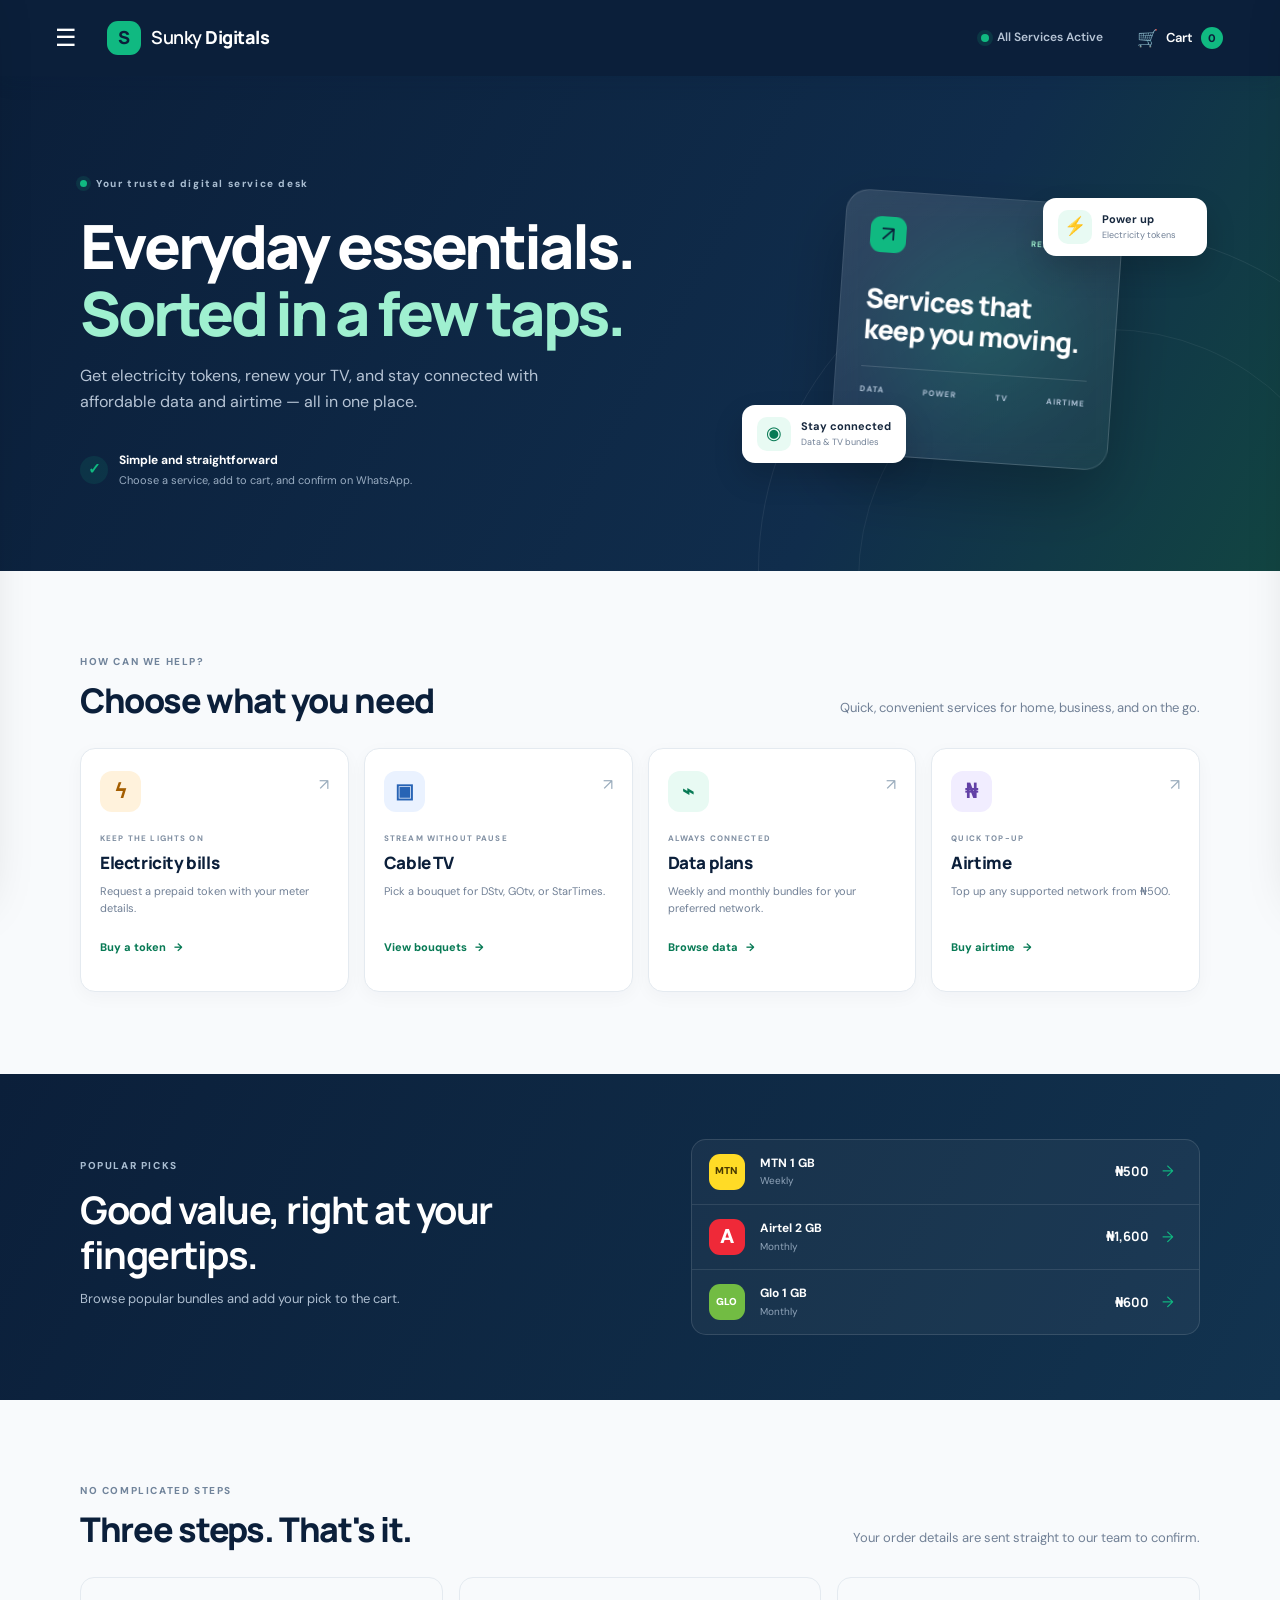
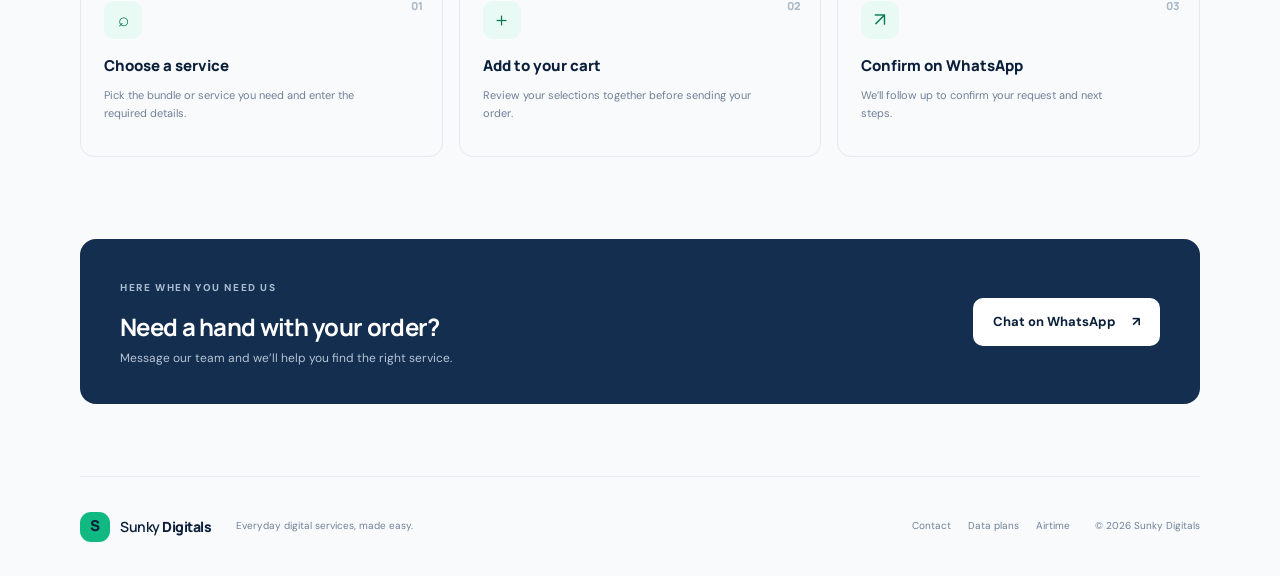
<file: index.html>
<!doctype html>
<html lang="en">
<head>
  <meta charset="utf-8">
  <meta name="viewport" content="width=device-width, initial-scale=1">
  <meta name="theme-color" content="#0b1f3a">
  <meta name="description" content="Fast data, airtime, electricity tokens, and cable renewals from Sunky Digitals.">
  <title>Sunky Digitals | Everyday services, made easy</title>
  <link rel="stylesheet" href="style.css">
  <script src="script.js" defer></script>
</head>
<body>
  <header class="site-header">
    <div class="header-inner">
      <button class="icon-button menu-toggle" type="button" aria-label="Open navigation" aria-expanded="false" data-open-nav>☰</button>
      <a class="brand" href="index.html" aria-label="Sunky Digitals home"><span class="brand-mark">S</span><span>Sunky <b>Digitals</b></span></a>
      <div class="header-actions">
        <span class="live-status"><i></i> All Services Active</span>
        <button class="cart-trigger" type="button" aria-label="Open shopping cart" data-open-cart>🛒 <span class="cart-label">Cart</span><span class="cart-count" data-cart-count>0</span></button>
      </div>
    </div>
  </header>
  <main>
    <section class="hero">
      <div class="hero-content">
        <span class="eyebrow"><span class="status-dot"></span> Your trusted digital service desk</span>
        <h1>Everyday essentials.<br><span>Sorted in a few taps.</span></h1>
        <p>Get electricity tokens, renew your TV, and stay connected with affordable data and airtime — all in one place.</p>
        <div class="hero-proof"><span class="proof-icon">✓</span><span><b>Simple and straightforward</b><small>Choose a service, add to cart, and confirm on WhatsApp.</small></span></div>
      </div>
      <div class="hero-art" aria-label="Digital services at a glance">
        <div class="art-glow"></div><div class="art-card art-card-main"><div class="art-top"><span class="art-symbol">↗</span><span class="art-live">READY TO GO</span></div><p>Services that<br>keep you moving.</p><div class="art-rule"></div><div class="art-mini"><span>DATA</span><span>POWER</span><span>TV</span><span>AIRTIME</span></div></div>
        <div class="floating-note note-top"><span>⚡</span><div><b>Power up</b><small>Electricity tokens</small></div></div><div class="floating-note note-bottom"><span>◉</span><div><b>Stay connected</b><small>Data &amp; TV bundles</small></div></div>
      </div>
    </section>
    <section class="section section-services">
      <div class="section-heading"><div><span class="eyebrow">HOW CAN WE HELP?</span><h2>Choose what you need</h2></div><p>Quick, convenient services for home, business, and on the go.</p></div>
      <div class="service-grid">
        <a class="service-card service-power" href="electricity.html"><span class="service-icon">ϟ</span><span class="card-arrow">↗</span><span class="service-kicker">KEEP THE LIGHTS ON</span><h3>Electricity bills</h3><p>Request a prepaid token with your meter details.</p><span class="text-link">Buy a token <b>→</b></span></a>
        <a class="service-card service-tv" href="cable.html"><span class="service-icon">▣</span><span class="card-arrow">↗</span><span class="service-kicker">STREAM WITHOUT PAUSE</span><h3>Cable TV</h3><p>Pick a bouquet for DStv, GOtv, or StarTimes.</p><span class="text-link">View bouquets <b>→</b></span></a>
        <a class="service-card service-data" href="data.html"><span class="service-icon">⌁</span><span class="card-arrow">↗</span><span class="service-kicker">ALWAYS CONNECTED</span><h3>Data plans</h3><p>Weekly and monthly bundles for your preferred network.</p><span class="text-link">Browse data <b>→</b></span></a>
        <a class="service-card service-airtime" href="airtime.html"><span class="service-icon">₦</span><span class="card-arrow">↗</span><span class="service-kicker">QUICK TOP-UP</span><h3>Airtime</h3><p>Top up any supported network from ₦500.</p><span class="text-link">Buy airtime <b>→</b></span></a>
      </div>
    </section>
    <section class="rate-section">
      <div class="rate-inner"><div><span class="eyebrow eyebrow-light">POPULAR PICKS</span><h2>Good value, right at your fingertips.</h2><p>Browse popular bundles and add your pick to the cart.</p></div><div class="rate-list"><a href="data.html" class="rate-row"><span class="rate-logo mtn">MTN</span><span><b>MTN 1 GB</b><small>Weekly</small></span><strong>₦500</strong><span class="rate-arrow">→</span></a><a href="data.html" class="rate-row"><span class="rate-logo airtel">A</span><span><b>Airtel 2 GB</b><small>Monthly</small></span><strong>₦1,600</strong><span class="rate-arrow">→</span></a><a href="data.html" class="rate-row"><span class="rate-logo glo">GLO</span><span><b>Glo 1 GB</b><small>Monthly</small></span><strong>₦600</strong><span class="rate-arrow">→</span></a></div></div>
    </section>
    <section class="section how-section"><div class="section-heading"><div><span class="eyebrow">NO COMPLICATED STEPS</span><h2>Three steps. That's it.</h2></div><p>Your order details are sent straight to our team to confirm.</p></div><div class="steps-grid"><article class="step"><span class="step-number">01</span><span class="step-icon">⌕</span><h3>Choose a service</h3><p>Pick the bundle or service you need and enter the required details.</p></article><article class="step"><span class="step-number">02</span><span class="step-icon">＋</span><h3>Add to your cart</h3><p>Review your selections together before sending your order.</p></article><article class="step"><span class="step-number">03</span><span class="step-icon">↗</span><h3>Confirm on WhatsApp</h3><p>We’ll follow up to confirm your request and next steps.</p></article></div></section>
    <section class="closing-cta"><div><span class="eyebrow eyebrow-light">HERE WHEN YOU NEED US</span><h2>Need a hand with your order?</h2><p>Message our team and we’ll help you find the right service.</p></div><a class="button button-white" href="https://wa.link/rkr8tu" target="_blank" rel="noopener">Chat on WhatsApp <span>↗</span></a></section>
  </main>
  <footer class="site-footer"><a class="brand brand-footer" href="index.html"><span class="brand-mark">S</span><span>Sunky <b>Digitals</b></span></a><p>Everyday digital services, made easy.</p><nav aria-label="Footer navigation"><a href="contact.html">Contact</a><a href="data.html">Data plans</a><a href="airtime.html">Airtime</a></nav><small>© <span data-year></span> Sunky Digitals</small></footer>
</body>
</html>
</file>
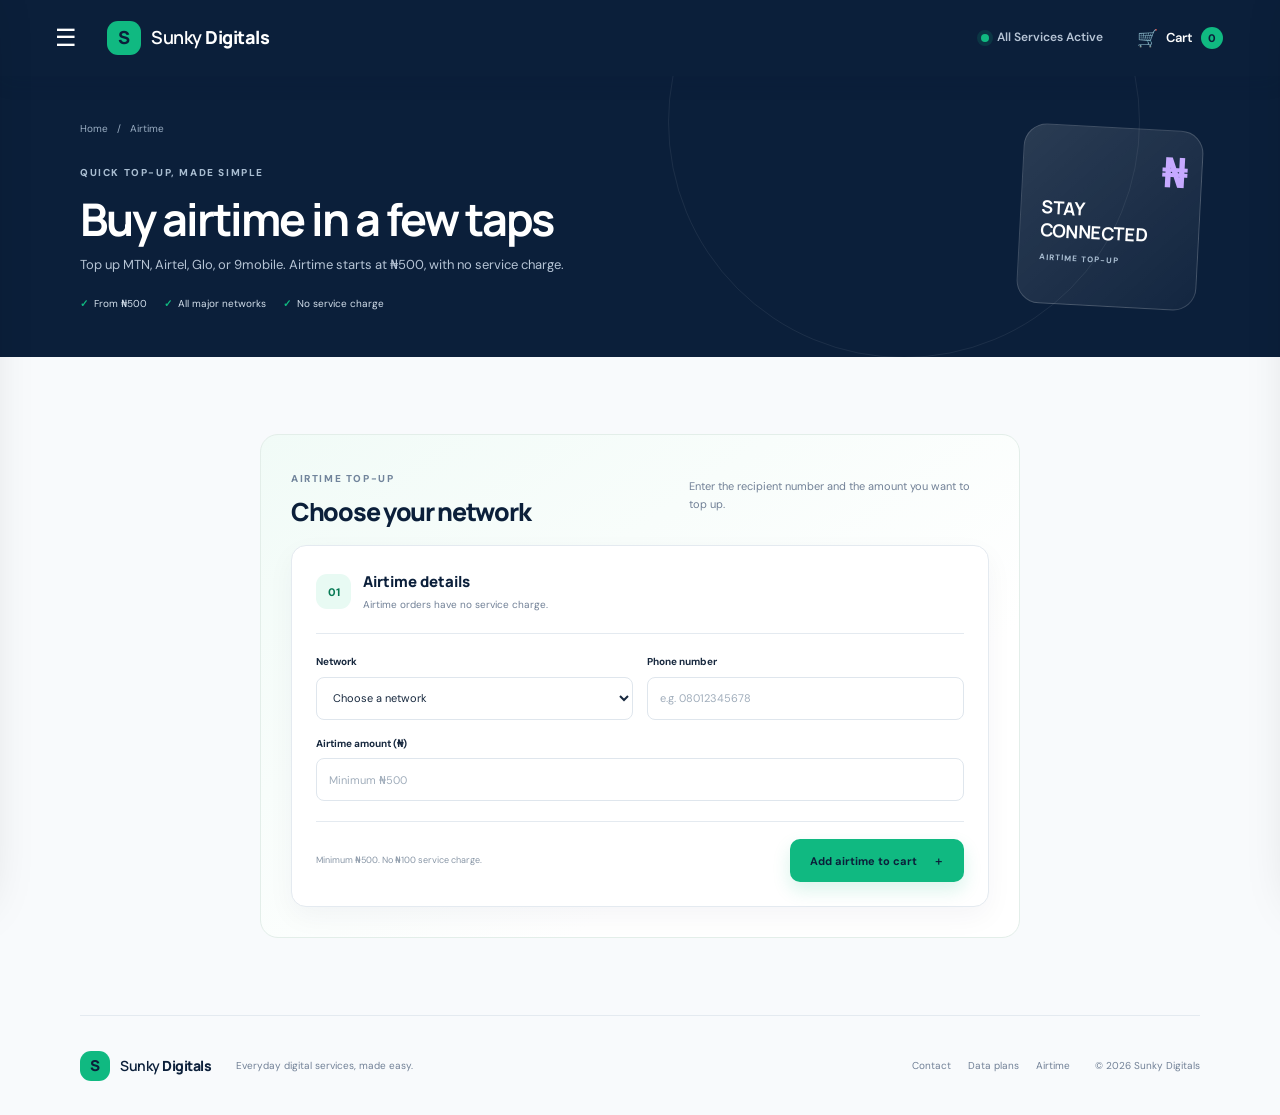
<file: airtime.html>
<!doctype html>
<html lang="en">
<head>
  <meta charset="utf-8">
  <meta name="viewport" content="width=device-width, initial-scale=1">
  <meta name="theme-color" content="#0b1f3a">
  <meta name="description" content="Top up MTN, Airtel, Glo, or 9mobile airtime from ₦500 with Sunky Digitals. No service charge.">
  <title>Airtime Top-Up | Sunky Digitals</title>
  <link rel="stylesheet" href="style.css">
  <script src="script.js" defer></script>
</head>
<body>
  <header class="site-header">
    <div class="header-inner">
      <button class="icon-button menu-toggle" type="button" aria-label="Open navigation" aria-expanded="false" data-open-nav>☰</button>
      <a class="brand" href="index.html" aria-label="Sunky Digitals home"><span class="brand-mark">S</span><span>Sunky <b>Digitals</b></span></a>
      <div class="header-actions">
        <span class="live-status"><i></i> All Services Active</span>
        <button class="cart-trigger" type="button" aria-label="Open shopping cart" data-open-cart>🛒 <span class="cart-label">Cart</span><span class="cart-count" data-cart-count>0</span></button>
      </div>
    </div>
  </header>
  <main>
    <section class="page-hero">
      <div class="page-hero-inner">
        <div class="breadcrumbs"><a href="index.html">Home</a><span>/</span><span>Airtime</span></div>
        <span class="eyebrow">QUICK TOP-UP, MADE SIMPLE</span>
        <h1>Buy airtime in a few taps</h1>
        <p>Top up MTN, Airtel, Glo, or 9mobile. Airtime starts at ₦500, with no service charge.</p>
        <div class="page-hero-tags"><span>From ₦500</span><span>All major networks</span><span>No service charge</span></div>
      </div>
      <div class="page-hero-visual airtime-visual"><span>₦</span><b>STAY<br>CONNECTED</b><small>AIRTIME TOP-UP</small></div>
    </section>
    <section class="section">
      <div class="airtime-panel">
        <div class="section-heading compact-heading">
          <div><span class="eyebrow">AIRTIME TOP-UP</span><h2 id="airtime-heading">Choose your network</h2></div>
          <p>Enter the recipient number and the amount you want to top up.</p>
        </div>
        <form class="order-form form-card" data-order-form="airtime">
          <div class="form-card-heading"><span class="form-step">01</span><div><h3>Airtime details</h3><p>Airtime orders have no service charge.</p></div></div>
          <div class="form-grid">
            <label>Network<select name="network" required><option value="">Choose a network</option><option>MTN</option><option>Airtel</option><option>Glo</option><option>9mobile</option></select></label>
            <label>Phone number<input name="phone" type="tel" inputmode="tel" autocomplete="tel" placeholder="e.g. 08012345678" pattern="(?:0[789][0-9]{9}|\+?234[789][0-9]{9})" title="Enter a valid Nigerian mobile number, e.g. 08012345678 or +2348012345678" required></label>
            <label class="full-field">Airtime amount (₦)<input name="amount" type="number" inputmode="numeric" min="500" step="1" placeholder="Minimum ₦500" required></label>
          </div>
          <div class="form-footer"><span class="form-hint">Minimum ₦500. No ₦100 service charge.</span><button class="button button-primary" type="submit">Add airtime to cart <span>＋</span></button></div>
        </form>
      </div>
    </section>
  </main>
  <footer class="site-footer">
    <a class="brand brand-footer" href="index.html"><span class="brand-mark">S</span><span>Sunky <b>Digitals</b></span></a>
    <p>Everyday digital services, made easy.</p>
    <nav aria-label="Footer navigation"><a href="contact.html">Contact</a><a href="data.html">Data plans</a><a href="airtime.html" aria-current="page">Airtime</a></nav>
    <small>© <span data-year></span> Sunky Digitals</small>
  </footer>
</body>
</html>
</file>
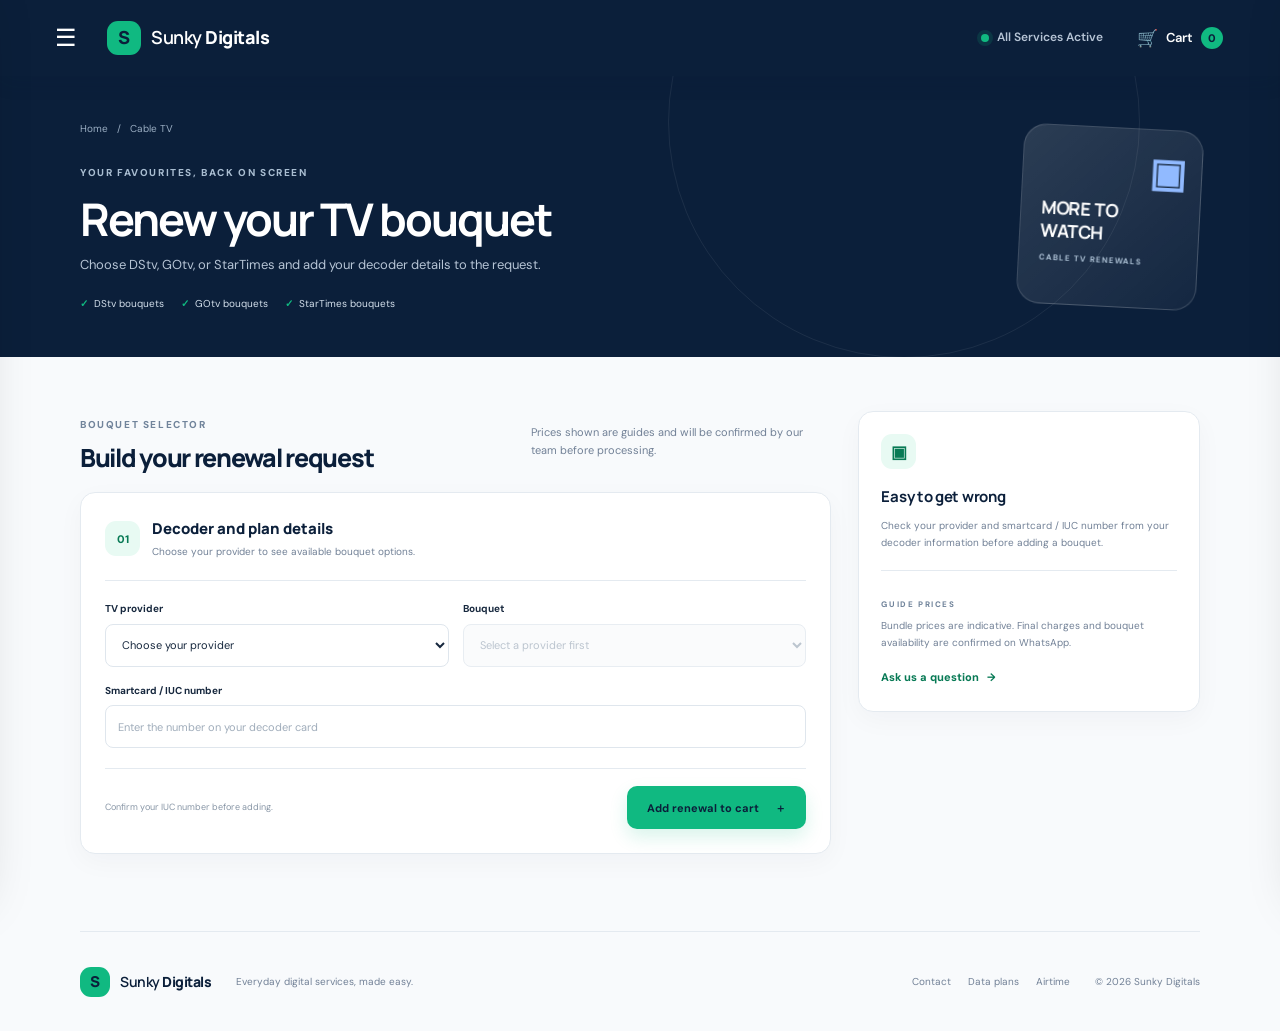
<file: cable.html>
<!doctype html>
<html lang="en">
<head><meta charset="utf-8"><meta name="viewport" content="width=device-width, initial-scale=1"><meta name="theme-color" content="#0b1f3a"><meta name="description" content="Choose a DStv, GOtv, or StarTimes bouquet with Sunky Digitals."><title>Cable TV | Sunky Digitals</title><link rel="stylesheet" href="style.css"><script src="script.js" defer></script></head>
<body>
  <header class="site-header"><div class="header-inner"><button class="icon-button menu-toggle" type="button" aria-label="Open navigation" aria-expanded="false" data-open-nav>☰</button><a class="brand" href="index.html" aria-label="Sunky Digitals home"><span class="brand-mark">S</span><span>Sunky <b>Digitals</b></span></a><div class="header-actions"><span class="live-status"><i></i> All Services Active</span><button class="cart-trigger" type="button" aria-label="Open shopping cart" data-open-cart>🛒 <span class="cart-label">Cart</span><span class="cart-count" data-cart-count>0</span></button></div></div></header>
  <main><section class="page-hero"><div class="page-hero-inner"><div class="breadcrumbs"><a href="index.html">Home</a><span>/</span><span>Cable TV</span></div><span class="eyebrow">YOUR FAVOURITES, BACK ON SCREEN</span><h1>Renew your TV bouquet</h1><p>Choose DStv, GOtv, or StarTimes and add your decoder details to the request.</p><div class="page-hero-tags"><span>DStv bouquets</span><span>GOtv bouquets</span><span>StarTimes bouquets</span></div></div><div class="page-hero-visual tv-visual"><span>▣</span><b>MORE TO<br>WATCH</b><small>CABLE TV RENEWALS</small></div></section>
    <section class="section content-layout"><div class="content-main"><div class="section-heading compact-heading"><div><span class="eyebrow">BOUQUET SELECTOR</span><h2>Build your renewal request</h2></div><p>Prices shown are guides and will be confirmed by our team before processing.</p></div><form class="order-form form-card" data-order-form="cable"><div class="form-card-heading"><span class="form-step">01</span><div><h3>Decoder and plan details</h3><p>Choose your provider to see available bouquet options.</p></div></div><div class="form-grid"><label>TV provider<select name="provider" required><option value="">Choose your provider</option><option>DStv</option><option>GOtv</option><option>StarTimes</option></select></label><label>Bouquet<select name="bouquet" required disabled><option value="">Select a provider first</option></select></label><label class="full-field">Smartcard / IUC number<input name="iuc" type="text" inputmode="numeric" placeholder="Enter the number on your decoder card" required></label></div><div class="selected-price" data-selected-price hidden></div><div class="form-footer"><span class="form-hint">Confirm your IUC number before adding.</span><button class="button button-primary" type="submit">Add renewal to cart <span>＋</span></button></div></form></div>
      <aside class="side-card"><span class="side-icon">▣</span><h3>Easy to get wrong</h3><p>Check your provider and smartcard / IUC number from your decoder information before adding a bouquet.</p><div class="side-divider"></div><span class="eyebrow">GUIDE PRICES</span><p>Bundle prices are indicative. Final charges and bouquet availability are confirmed on WhatsApp.</p><a href="contact.html" class="text-link">Ask us a question <b>→</b></a></aside></section></main>
  <footer class="site-footer"><a class="brand brand-footer" href="index.html"><span class="brand-mark">S</span><span>Sunky <b>Digitals</b></span></a><p>Everyday digital services, made easy.</p><nav aria-label="Footer navigation"><a href="contact.html">Contact</a><a href="data.html">Data plans</a><a href="airtime.html">Airtime</a></nav><small>© <span data-year></span> Sunky Digitals</small></footer>
</body></html>
</file>
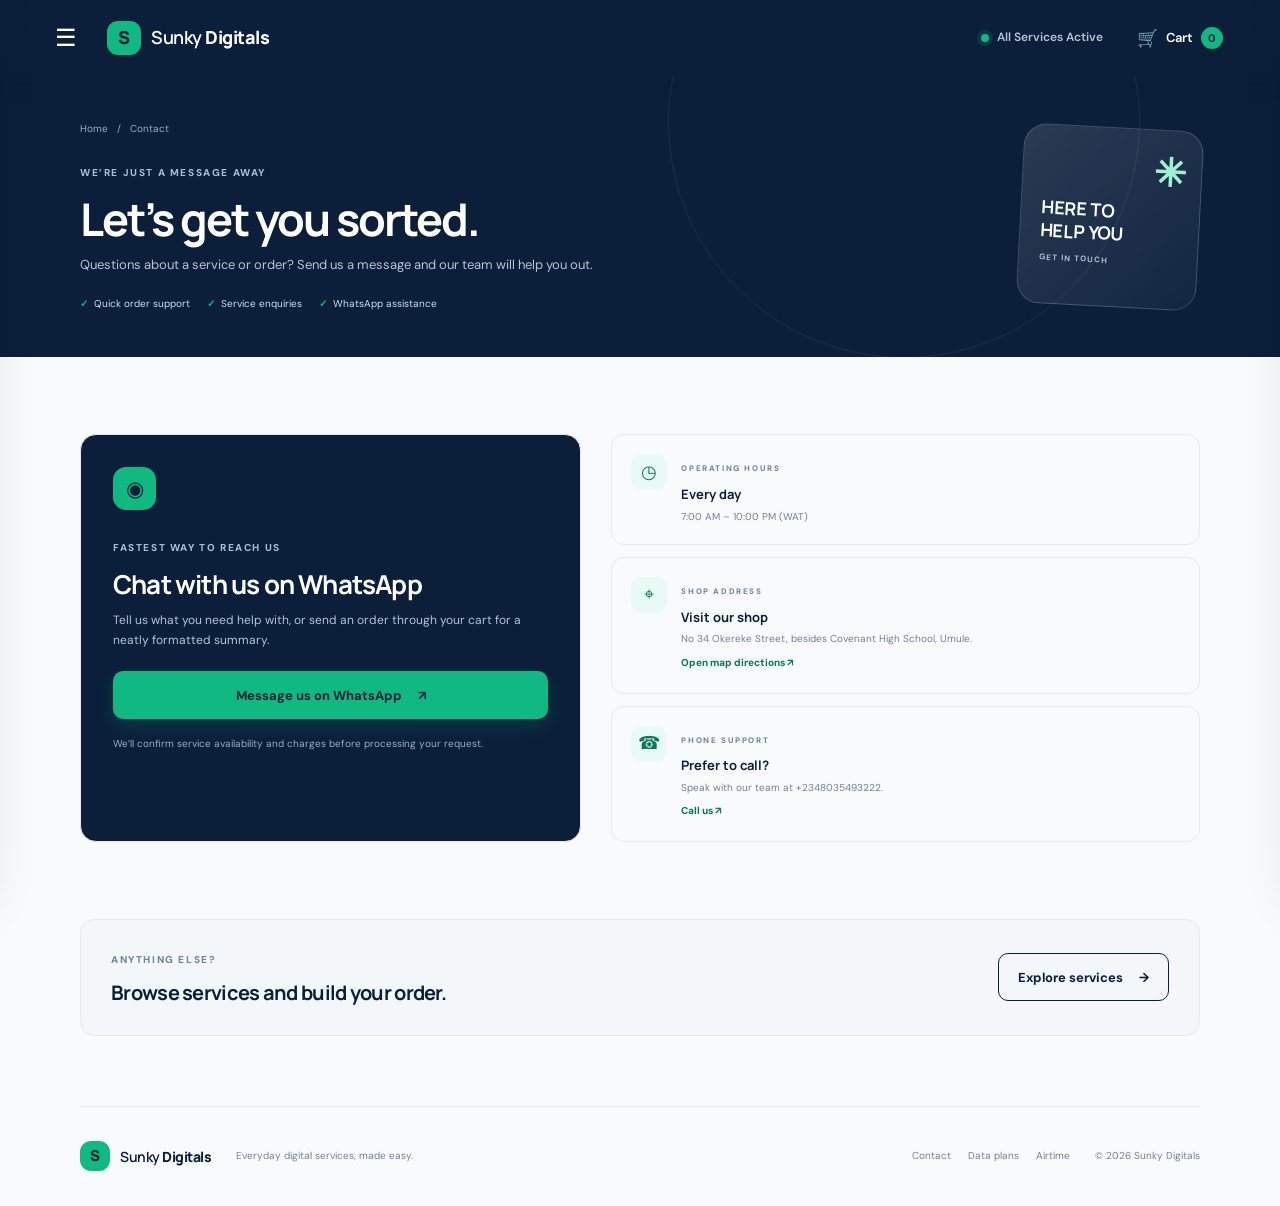
<file: contact.html>
<!doctype html>
<html lang="en">
<head><meta charset="utf-8"><meta name="viewport" content="width=device-width, initial-scale=1"><meta name="theme-color" content="#0b1f3a"><meta name="description" content="Contact Sunky Digitals for digital utility, data, and airtime services."><title>Contact | Sunky Digitals</title><link rel="stylesheet" href="style.css"><script src="script.js" defer></script></head>
<body>
  <header class="site-header"><div class="header-inner"><button class="icon-button menu-toggle" type="button" aria-label="Open navigation" aria-expanded="false" data-open-nav>☰</button><a class="brand" href="index.html" aria-label="Sunky Digitals home"><span class="brand-mark">S</span><span>Sunky <b>Digitals</b></span></a><div class="header-actions"><span class="live-status"><i></i> All Services Active</span><button class="cart-trigger" type="button" aria-label="Open shopping cart" data-open-cart>🛒 <span class="cart-label">Cart</span><span class="cart-count" data-cart-count>0</span></button></div></div></header>
  <main><section class="page-hero"><div class="page-hero-inner"><div class="breadcrumbs"><a href="index.html">Home</a><span>/</span><span>Contact</span></div><span class="eyebrow">WE’RE JUST A MESSAGE AWAY</span><h1>Let’s get you sorted.</h1><p>Questions about a service or order? Send us a message and our team will help you out.</p><div class="page-hero-tags"><span>Quick order support</span><span>Service enquiries</span><span>WhatsApp assistance</span></div></div><div class="page-hero-visual contact-visual"><span>✳</span><b>HERE TO<br>HELP YOU</b><small>GET IN TOUCH</small></div></section>
    <section class="section contact-layout"><div class="contact-card contact-primary"><span class="contact-icon">◉</span><span class="eyebrow">FASTEST WAY TO REACH US</span><h2>Chat with us on WhatsApp</h2><p>Tell us what you need help with, or send an order through your cart for a neatly formatted summary.</p><a class="button button-primary" href="https://wa.link/rkr8tu" target="_blank" rel="noopener">Message us on WhatsApp <span>↗</span></a><p class="contact-small">We’ll confirm service availability and charges before processing your request.</p></div><div class="contact-details">
      <article class="contact-detail"><span class="detail-icon">◷</span><div><span class="eyebrow">OPERATING HOURS</span><h3>Every day</h3><p>7:00 AM – 10:00 PM (WAT)</p></div></article>
      <article class="contact-detail"><span class="detail-icon">⌖</span><div><span class="eyebrow">SHOP ADDRESS</span><h3>Visit our shop</h3><p>No 34 Okereke Street, besides Covenant High School, Umule.</p><a href="https://maps.google.com/?q=No%2034%20Okereke%20Street%20Besides%20Covenant%20High%20school%2C%20Umule" target="_blank" rel="noopener" class="inline-link">Open map directions ↗</a></div></article>
      <article class="contact-detail"><span class="detail-icon">☎</span><div><span class="eyebrow">PHONE SUPPORT</span><h3>Prefer to call?</h3><p>Speak with our team at +2348035493222.</p><a href="tel:+2348035493222" class="inline-link">Call us ↗</a></div></article>
    </div></section>    <section class="contact-bottom"><div><span class="eyebrow">ANYTHING ELSE?</span><h2>Browse services and build your order.</h2></div><a class="button button-secondary" href="index.html">Explore services <span>→</span></a></section></main>
  <footer class="site-footer"><a class="brand brand-footer" href="index.html"><span class="brand-mark">S</span><span>Sunky <b>Digitals</b></span></a><p>Everyday digital services, made easy.</p><nav aria-label="Footer navigation"><a href="contact.html">Contact</a><a href="data.html">Data plans</a><a href="airtime.html">Airtime</a></nav><small>© <span data-year></span> Sunky Digitals</small></footer>
</body></html>
</file>
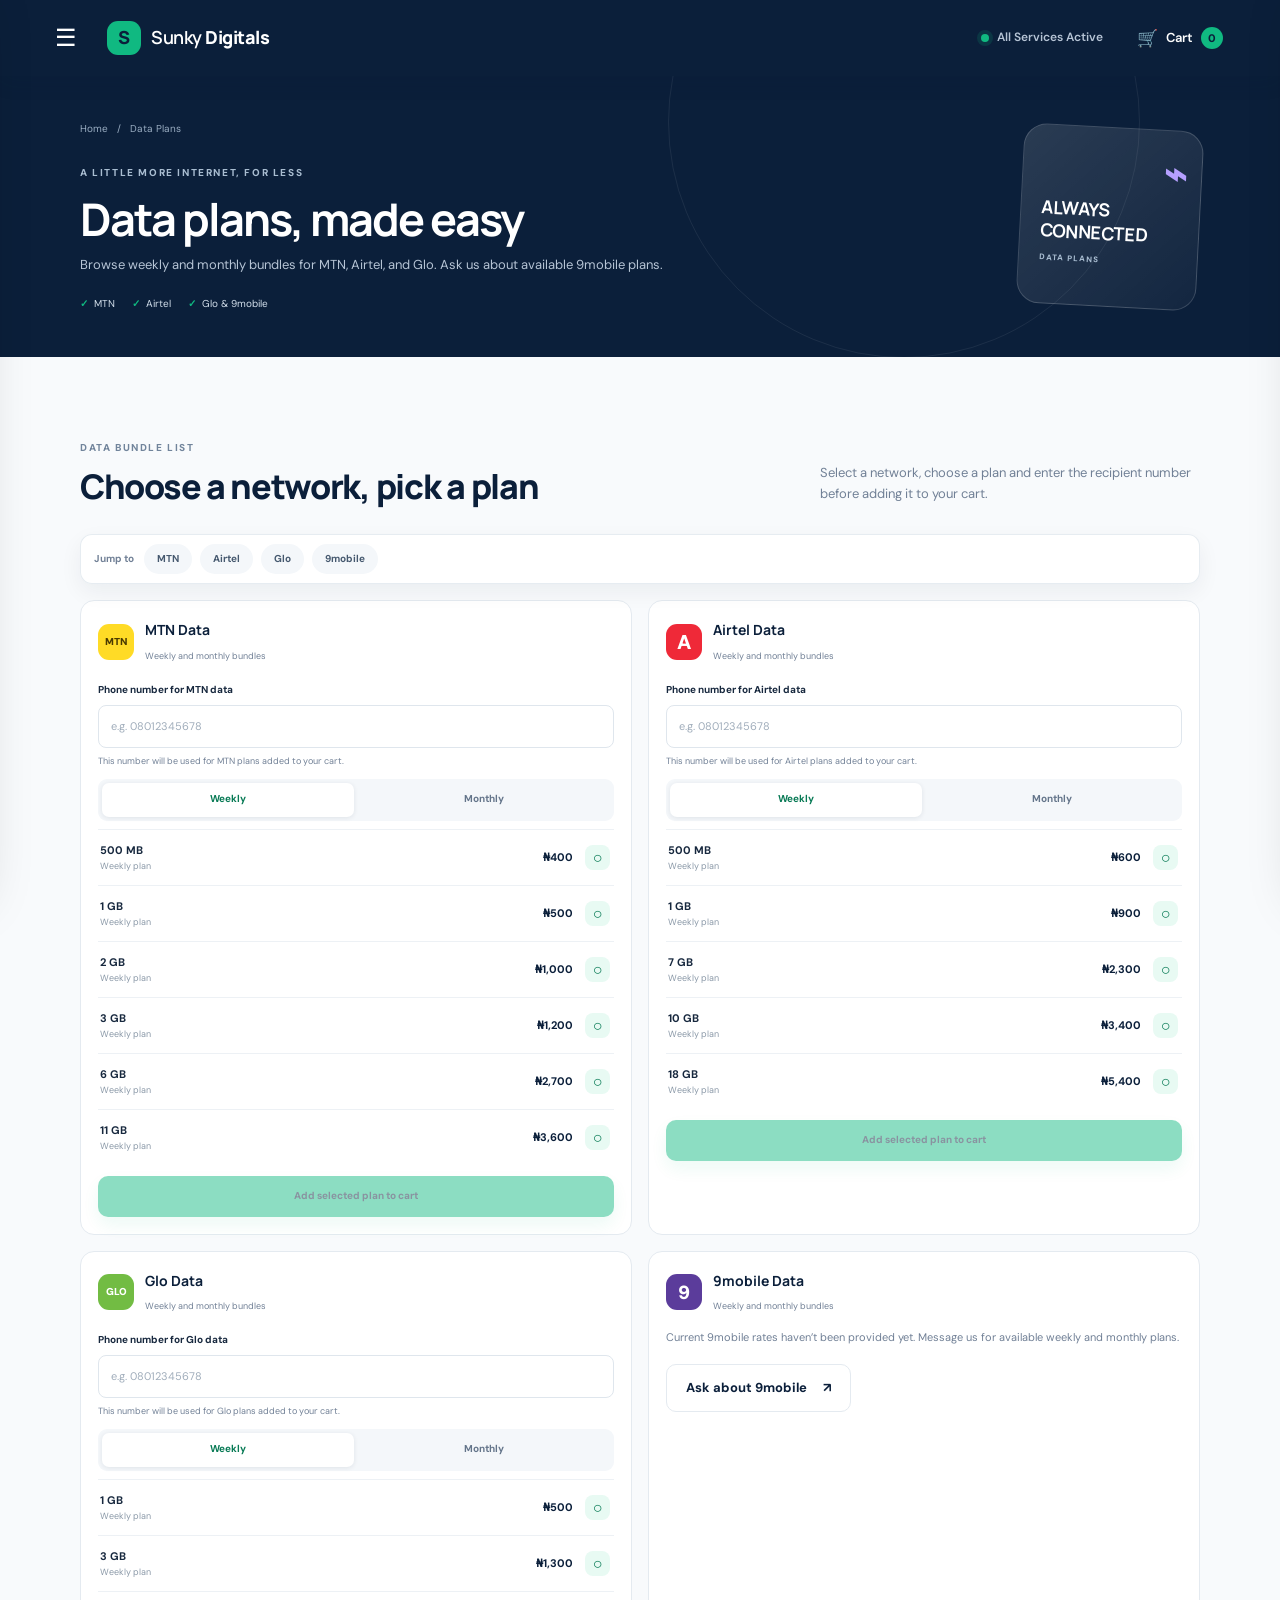
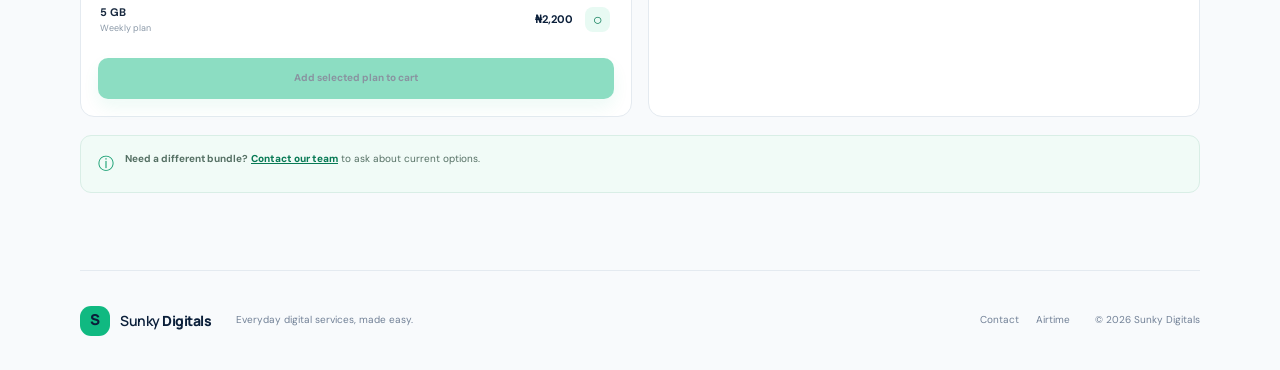
<file: data.html>
<!doctype html>
<html lang="en">
<head>
  <meta charset="utf-8">
  <meta name="viewport" content="width=device-width, initial-scale=1">
  <meta name="theme-color" content="#0b1f3a">
  <meta name="description" content="Buy weekly or monthly MTN, Airtel, or Glo data bundles from Sunky Digitals. Ask us about 9mobile plans.">
  <title>Data Plans | Sunky Digitals</title>
  <link rel="stylesheet" href="style.css">
  <script src="script.js" defer></script>
</head>
<body>
  <header class="site-header">
    <div class="header-inner">
      <button class="icon-button menu-toggle" type="button" aria-label="Open navigation" aria-expanded="false" data-open-nav>☰</button>
      <a class="brand" href="index.html" aria-label="Sunky Digitals home"><span class="brand-mark">S</span><span>Sunky <b>Digitals</b></span></a>
      <div class="header-actions">
        <span class="live-status"><i></i> All Services Active</span>
        <button class="cart-trigger" type="button" aria-label="Open shopping cart" data-open-cart>🛒 <span class="cart-label">Cart</span><span class="cart-count" data-cart-count>0</span></button>
      </div>
    </div>
  </header>
  <main>
    <section class="page-hero">
      <div class="page-hero-inner">
        <div class="breadcrumbs"><a href="index.html">Home</a><span>/</span><span>Data Plans</span></div>
        <span class="eyebrow">A LITTLE MORE INTERNET, FOR LESS</span>
        <h1>Data plans, made easy</h1>
        <p>Browse weekly and monthly bundles for MTN, Airtel, and Glo. Ask us about available 9mobile plans.</p>
        <div class="page-hero-tags"><span>MTN</span><span>Airtel</span><span>Glo &amp; 9mobile</span></div>
      </div>
      <div class="page-hero-visual data-visual"><span>⌁</span><b>ALWAYS<br>CONNECTED</b><small>DATA PLANS</small></div>
    </section>
    <section class="section">
      <div class="section-heading">
        <div><span class="eyebrow">DATA BUNDLE LIST</span><h2>Choose a network, pick a plan</h2></div>
        <p>Select a network, choose a plan and enter the recipient number before adding it to your cart.</p>
      </div>
      <nav class="network-jumps" aria-label="Jump to a data network">
        <span>Jump to</span>
        <a href="#network-mtn">MTN</a>
        <a href="#network-airtel">Airtel</a>
        <a href="#network-glo">Glo</a>
        <a href="#network-9mobile">9mobile</a>
      </nav>
      <div class="network-grid" data-plan-catalog>
        <section class="network-card" id="network-mtn" data-network-card="MTN">
          <div class="network-heading"><span class="rate-logo mtn">MTN</span><div><h3>MTN Data</h3><small>Weekly and monthly bundles</small></div></div>
          <div class="network-recipient">
            <label for="mtn-recipient">Phone number for MTN data</label>
            <input id="mtn-recipient" data-network-recipient type="tel" inputmode="tel" autocomplete="tel" placeholder="e.g. 08012345678" pattern="(?:0[789][0-9]{9}|\+?234[789][0-9]{9})" title="Enter a valid Nigerian mobile number, e.g. 08012345678 or +2348012345678" required>
            <span>This number will be used for MTN plans added to your cart.</span>
          </div>
          <div class="plan-periods" role="group" aria-label="MTN plan duration">
            <button type="button" class="plan-period is-active" data-plan-period="weekly" aria-pressed="true">Weekly</button>
            <button type="button" class="plan-period" data-plan-period="monthly" aria-pressed="false">Monthly</button>
          </div>
          <div class="plan-list" data-plan-list></div>
        </section>
        <section class="network-card" id="network-airtel" data-network-card="Airtel">
          <div class="network-heading"><span class="rate-logo airtel">A</span><div><h3>Airtel Data</h3><small>Weekly and monthly bundles</small></div></div>
          <div class="network-recipient">
            <label for="airtel-recipient">Phone number for Airtel data</label>
            <input id="airtel-recipient" data-network-recipient type="tel" inputmode="tel" autocomplete="tel" placeholder="e.g. 08012345678" pattern="(?:0[789][0-9]{9}|\+?234[789][0-9]{9})" title="Enter a valid Nigerian mobile number, e.g. 08012345678 or +2348012345678" required>
            <span>This number will be used for Airtel plans added to your cart.</span>
          </div>
          <div class="plan-periods" role="group" aria-label="Airtel plan duration">
            <button type="button" class="plan-period is-active" data-plan-period="weekly" aria-pressed="true">Weekly</button>
            <button type="button" class="plan-period" data-plan-period="monthly" aria-pressed="false">Monthly</button>
          </div>
          <div class="plan-list" data-plan-list></div>
        </section>
        <section class="network-card" id="network-glo" data-network-card="Glo">
          <div class="network-heading"><span class="rate-logo glo">GLO</span><div><h3>Glo Data</h3><small>Weekly and monthly bundles</small></div></div>
          <div class="network-recipient">
            <label for="glo-recipient">Phone number for Glo data</label>
            <input id="glo-recipient" data-network-recipient type="tel" inputmode="tel" autocomplete="tel" placeholder="e.g. 08012345678" pattern="(?:0[789][0-9]{9}|\+?234[789][0-9]{9})" title="Enter a valid Nigerian mobile number, e.g. 08012345678 or +2348012345678" required>
            <span>This number will be used for Glo plans added to your cart.</span>
          </div>
          <div class="plan-periods" role="group" aria-label="Glo plan duration">
            <button type="button" class="plan-period is-active" data-plan-period="weekly" aria-pressed="true">Weekly</button>
            <button type="button" class="plan-period" data-plan-period="monthly" aria-pressed="false">Monthly</button>
          </div>
          <div class="plan-list" data-plan-list></div>
        </section>
        <section class="network-card network-enquiry" id="network-9mobile">
          <div class="network-heading"><span class="rate-logo nine">9</span><div><h3>9mobile Data</h3><small>Weekly and monthly bundles</small></div></div>
          <p>Current 9mobile rates haven’t been provided yet. Message us for available weekly and monthly plans.</p>
          <a class="button button-secondary" href="https://wa.me/2349025222961" target="_blank" rel="noopener">Ask about 9mobile <span>↗</span></a>
        </section>
      </div>
      <div class="notice-strip"><span>ⓘ</span><p><b>Need a different bundle?</b> <a href="contact.html">Contact our team</a> to ask about current options.</p></div>
    </section>
  </main>
  <footer class="site-footer">
    <a class="brand brand-footer" href="index.html"><span class="brand-mark">S</span><span>Sunky <b>Digitals</b></span></a>
    <p>Everyday digital services, made easy.</p>
    <nav aria-label="Footer navigation"><a href="contact.html">Contact</a><a href="airtime.html">Airtime</a></nav>
    <small>© <span data-year></span> Sunky Digitals</small>
  </footer>
</body>
</html>
</file>
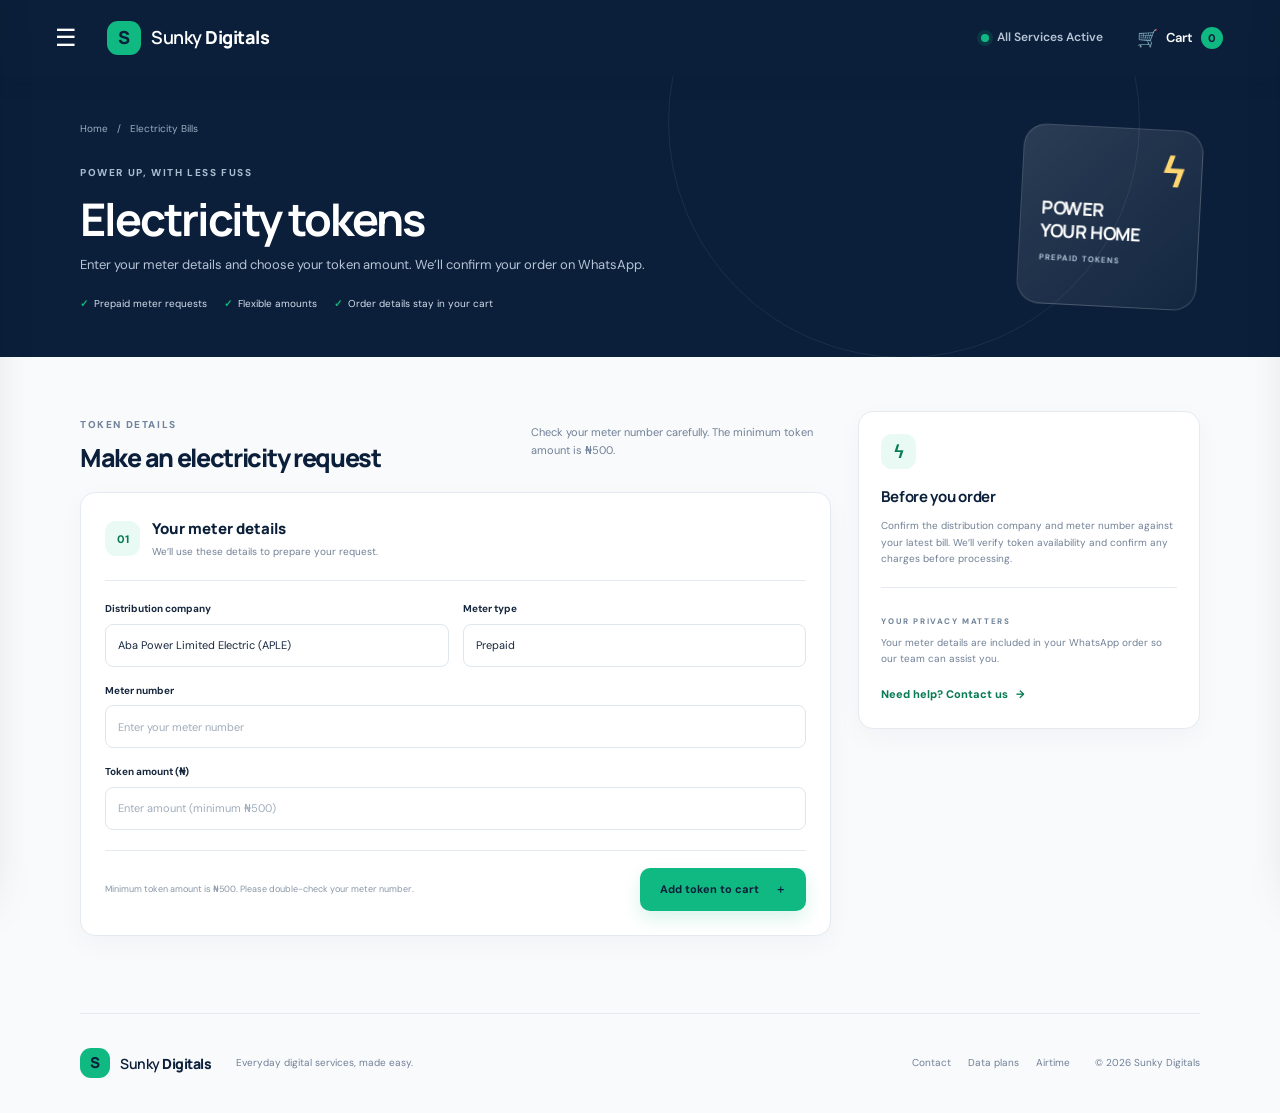
<file: electricity.html>
<!doctype html>
<html lang="en">
<head><meta charset="utf-8"><meta name="viewport" content="width=device-width, initial-scale=1"><meta name="theme-color" content="#0b1f3a"><meta name="description" content="Request prepaid electricity tokens from Sunky Digitals."><title>Electricity Bills | Sunky Digitals</title><link rel="stylesheet" href="style.css"><script src="script.js" defer></script></head>
<body>
  <header class="site-header"><div class="header-inner"><button class="icon-button menu-toggle" type="button" aria-label="Open navigation" aria-expanded="false" data-open-nav>☰</button><a class="brand" href="index.html" aria-label="Sunky Digitals home"><span class="brand-mark">S</span><span>Sunky <b>Digitals</b></span></a><div class="header-actions"><span class="live-status"><i></i> All Services Active</span><button class="cart-trigger" type="button" aria-label="Open shopping cart" data-open-cart>🛒 <span class="cart-label">Cart</span><span class="cart-count" data-cart-count>0</span></button></div></div></header>
  <main><section class="page-hero"><div class="page-hero-inner"><div class="breadcrumbs"><a href="index.html">Home</a><span>/</span><span>Electricity Bills</span></div><span class="eyebrow">POWER UP, WITH LESS FUSS</span><h1>Electricity tokens</h1><p>Enter your meter details and choose your token amount. We’ll confirm your order on WhatsApp.</p><div class="page-hero-tags"><span>Prepaid meter requests</span><span>Flexible amounts</span><span>Order details stay in your cart</span></div></div><div class="page-hero-visual power-visual"><span>ϟ</span><b>POWER<br>YOUR HOME</b><small>PREPAID TOKENS</small></div></section>
    <section class="section content-layout"><div class="content-main"><div class="section-heading compact-heading"><div><span class="eyebrow">TOKEN DETAILS</span><h2>Make an electricity request</h2></div><p>Check your meter number carefully. The minimum token amount is ₦500.</p></div><form class="order-form form-card" data-order-form="electricity"><div class="form-card-heading"><span class="form-step">01</span><div><h3>Your meter details</h3><p>We’ll use these details to prepare your request.</p></div></div><div class="form-grid"><label>Distribution company<input name="disco" type="text" value="Aba Power Limited Electric (APLE)" readonly></label><label>Meter type<input name="meterType" type="text" value="Prepaid" readonly></label><label class="full-field">Meter number<input name="meter" type="text" inputmode="numeric" placeholder="Enter your meter number" required></label><label class="full-field">Token amount (₦)<input name="amount" type="number" min="500" step="1" placeholder="Enter amount (minimum ₦500)" required></label></div><div class="form-footer"><span class="form-hint">Minimum token amount is ₦500. Please double-check your meter number.</span><button class="button button-primary" type="submit">Add token to cart <span>＋</span></button></div></form></div>
      <aside class="side-card"><span class="side-icon">ϟ</span><h3>Before you order</h3><p>Confirm the distribution company and meter number against your latest bill. We’ll verify token availability and confirm any charges before processing.</p><div class="side-divider"></div><span class="eyebrow">YOUR PRIVACY MATTERS</span><p>Your meter details are included in your WhatsApp order so our team can assist you.</p><a href="contact.html" class="text-link">Need help? Contact us <b>→</b></a></aside></section></main>
  <footer class="site-footer"><a class="brand brand-footer" href="index.html"><span class="brand-mark">S</span><span>Sunky <b>Digitals</b></span></a><p>Everyday digital services, made easy.</p><nav aria-label="Footer navigation"><a href="contact.html">Contact</a><a href="data.html">Data plans</a><a href="airtime.html">Airtime</a></nav><small>© <span data-year></span> Sunky Digitals</small></footer>
</body></html>
</file>
<file: style.css>
@import url('https://fonts.googleapis.com/css2?family=DM+Sans:wght@400;500;600;700&family=Manrope:wght@400;500;600;700;800&display=swap');

:root {
  --navy: #0b1f3a;
  --navy-soft: #142e4f;
  --green: #10b981;
  --green-dark: #079669;
  --ink: #17283e;
  --muted: #718096;
  --line: #e4eaf0;
  --slate: #f4f7fa;
  --canvas: #f8fafc;
  --white: #fff;
  --shadow: 0 16px 48px rgba(11, 31, 58, .08);
  --font: 'DM Sans', 'Segoe UI', sans-serif;
  --display: 'Manrope', 'Segoe UI', sans-serif;
}

* { box-sizing: border-box; }
html { scroll-behavior: smooth; }
body { margin: 0; color: var(--ink); background: var(--canvas); font-family: var(--font); font-size: 15px; line-height: 1.65; -webkit-font-smoothing: antialiased; }
body.drawer-open { overflow: hidden; }
a { color: inherit; text-decoration: none; }
button, input, select, textarea { font: inherit; }
button, a { -webkit-tap-highlight-color: transparent; }
button:focus-visible, a:focus-visible, input:focus-visible, select:focus-visible, textarea:focus-visible { outline: 3px solid rgba(16, 185, 129, .35); outline-offset: 3px; }
.site-header { position: sticky; z-index: 20; top: 0; width: 100%; color: var(--white); background: var(--navy); box-shadow: 0 5px 20px rgba(11,31,58,.12); }
.header-inner { width: min(1190px, calc(100% - 48px)); min-height: 76px; margin: auto; display: flex; align-items: center; gap: 20px; }
.icon-button { border: 0; color: inherit; background: transparent; cursor: pointer; }
.menu-toggle { width: 42px; height: 42px; padding: 0; font-size: 24px; line-height: 1; border-radius: 12px; }
.menu-toggle:hover, .cart-trigger:hover { background: rgba(255,255,255,.1); }
.brand { display: inline-flex; gap: 10px; align-items: center; color: var(--white); font-family: var(--display); font-size: 18px; font-weight: 600; letter-spacing: -.5px; }
.brand b { font-weight: 800; }
.brand-mark { display: grid; width: 34px; height: 34px; place-items: center; border-radius: 11px; color: var(--navy); background: var(--green); font-size: 18px; font-weight: 800; }
.header-actions { display: flex; align-items: center; gap: 22px; margin-left: auto; }
.live-status { display: inline-flex; gap: 8px; align-items: center; color: #b6c4d5; font-size: 12px; font-weight: 600; }
.live-status i, .status-dot { display: inline-block; width: 8px; height: 8px; border-radius: 50%; background: var(--green); box-shadow: 0 0 0 4px rgba(16,185,129,.15); }
.cart-trigger { display: inline-flex; min-height: 42px; align-items: center; gap: 8px; padding: 0 12px; border: 0; border-radius: 12px; color: white; background: transparent; cursor: pointer; font-size: 17px; }
.cart-label { font-size: 13px; font-weight: 600; }
.cart-count { display: grid; min-width: 22px; height: 22px; place-items: center; padding: 0 5px; border-radius: 99px; color: var(--navy); background: var(--green); font-size: 11px; font-weight: 800; }

.hero { position: relative; overflow: hidden; min-height: 495px; padding: 82px max(24px, calc((100% - 1120px) / 2)) 70px; display: grid; grid-template-columns: 1.15fr .85fr; align-items: center; gap: 70px; color: var(--white); background: linear-gradient(118deg, #0b1f3a 0%, #102d4c 68%, #124542 100%); }
.hero:before { position: absolute; right: -160px; bottom: -340px; width: 680px; height: 680px; border: 1px solid rgba(255,255,255,.07); border-radius: 50%; content: ''; }
.hero:after { position: absolute; right: -80px; bottom: -260px; width: 500px; height: 500px; border: 1px solid rgba(255,255,255,.06); border-radius: 50%; content: ''; }
.hero-content, .hero-art { position: relative; z-index: 1; }
.eyebrow { display: inline-flex; align-items: center; gap: 9px; color: #71849b; font-size: 10px; font-weight: 800; letter-spacing: 1.6px; line-height: 1.4; }
.hero .eyebrow, .eyebrow-light { color: #a9bdd1; }
.hero .status-dot { width: 7px; height: 7px; box-shadow: 0 0 0 4px rgba(16,185,129,.12); }
h1, h2, h3, p { margin-top: 0; }
h1, h2, h3 { font-family: var(--display); }
.hero h1 { max-width: 690px; margin: 18px 0 17px; font-size: clamp(42px, 5vw, 61px); font-weight: 800; letter-spacing: -3px; line-height: 1.09; }
.hero h1 span { color: #9ff0d0; }
.hero-content > p { max-width: 525px; margin-bottom: 28px; color: #b6c4d5; font-size: 16px; }
.hero-actions { display: flex; flex-wrap: wrap; gap: 12px; }
.button { display: inline-flex; min-height: 48px; align-items: center; justify-content: center; gap: 16px; padding: 0 19px; border: 1px solid transparent; border-radius: 10px; cursor: pointer; font-size: 13px; font-weight: 700; transition: background .2s, transform .2s, box-shadow .2s; }
.button:hover { transform: translateY(-2px); }
.button-primary { color: var(--navy); background: var(--green); box-shadow: 0 8px 18px rgba(16,185,129,.16); }
.button-primary:hover { background: #20cb96; }
.button-secondary { border-color: rgba(255,255,255,.22); color: var(--white); background: transparent; }
.button-secondary:hover { background: rgba(255,255,255,.08); }
.button-white { color: var(--navy); background: white; }
.hero-proof { display: flex; align-items: center; gap: 11px; margin-top: 35px; }
.proof-icon { display: grid; width: 28px; height: 28px; place-items: center; border-radius: 50%; color: var(--green); background: rgba(16,185,129,.12); font-weight: 800; }
.hero-proof b, .hero-proof small { display: block; }
.hero-proof b { font-size: 12px; }
.hero-proof small { color: #9aadc2; font-size: 11px; }
.hero-art { min-height: 306px; display: grid; place-items: center; }
.art-glow { position: absolute; width: 285px; height: 285px; border-radius: 50%; background: radial-gradient(circle, rgba(16,185,129,.18), transparent 68%); }
.art-card { position: relative; width: 278px; min-height: 265px; padding: 25px; border: 1px solid rgba(255,255,255,.13); border-radius: 23px; color: var(--white); background: linear-gradient(140deg, rgba(255,255,255,.13), rgba(255,255,255,.035)); box-shadow: 0 28px 65px rgba(0,0,0,.24); transform: rotate(4deg); backdrop-filter: blur(12px); }
.art-top { display: flex; align-items: center; justify-content: space-between; }
.art-symbol { display: grid; width: 36px; height: 36px; place-items: center; border-radius: 11px; color: var(--navy); background: var(--green); font-size: 22px; }
.art-live { color: #9ff0d0; font-size: 8px; font-weight: 800; letter-spacing: 1px; }
.art-card p { margin: 30px 0 21px; font-family: var(--display); font-size: 27px; font-weight: 800; line-height: 1.16; letter-spacing: -.8px; }
.art-rule { height: 1px; background: rgba(255,255,255,.14); }
.art-mini { display: flex; justify-content: space-between; margin-top: 16px; color: #a9bdd1; font-size: 8px; font-weight: 800; letter-spacing: 1px; }
.floating-note { position: absolute; z-index: 2; display: flex; align-items: center; gap: 10px; min-width: 164px; padding: 11px 14px; border: 1px solid rgba(255,255,255,.55); border-radius: 13px; color: var(--ink); background: white; box-shadow: 0 14px 30px rgba(0,0,0,.16); }
.floating-note > span { display: grid; width: 34px; height: 34px; place-items: center; border-radius: 10px; color: #087a55; background: #e8faf3; font-size: 18px; }
.floating-note b, .floating-note small { display: block; }
.floating-note b { font-size: 11px; }
.floating-note small { color: var(--muted); font-size: 9px; }
.note-top { top: 21px; right: -7px; }
.note-bottom { bottom: 20px; left: -12px; }

.section { width: min(1120px, calc(100% - 48px)); margin: 0 auto; padding: 77px 0; }
.section-heading { display: flex; align-items: end; justify-content: space-between; gap: 28px; margin-bottom: 27px; }
.section-heading h2 { margin: 7px 0 0; color: var(--navy); font-size: clamp(26px, 3vw, 34px); font-weight: 800; letter-spacing: -1.3px; line-height: 1.2; }
.section-heading > p { max-width: 380px; margin: 0 0 2px; color: var(--muted); font-size: 13px; }
.section-services { padding-bottom: 82px; }
.service-grid { display: grid; grid-template-columns: repeat(4, 1fr); gap: 15px; }
.service-card { position: relative; min-height: 244px; padding: 22px 19px 19px; overflow: hidden; border: 1px solid var(--line); border-radius: 15px; background: white; box-shadow: 0 5px 18px rgba(11,31,58,.035); transition: transform .2s, box-shadow .2s, border-color .2s; }
.service-card:hover { border-color: #b6ebd7; box-shadow: var(--shadow); transform: translateY(-4px); }
.service-icon { display: grid; width: 41px; height: 41px; place-items: center; border-radius: 12px; color: #087a55; background: #e8faf3; font-size: 20px; font-weight: 700; }
.service-power .service-icon { color: #a45e00; background: #fff2dc; }
.service-tv .service-icon { color: #2864b5; background: #eaf2ff; }
.service-airtime .service-icon { color: #6241a6; background: #f1edff; }
.card-arrow { position: absolute; top: 23px; right: 19px; color: #9badbd; font-size: 16px; }
.service-kicker { display: block; margin-top: 20px; color: #8190a3; font-size: 8px; font-weight: 800; letter-spacing: 1.15px; }
.service-card h3 { margin: 4px 0 6px; color: var(--navy); font-size: 17px; font-weight: 800; letter-spacing: -.4px; }
.service-card p { min-height: 39px; margin: 0 0 12px; color: var(--muted); font-size: 11px; line-height: 1.6; }
.text-link, .inline-link { color: #087a55; font-size: 11px; font-weight: 800; }
.text-link b { margin-left: 5px; }
.rate-section { padding: 65px 24px; color: white; background: linear-gradient(118deg, var(--navy) 0%, #12334f 100%); }
.rate-inner { width: min(1120px, 100%); margin: auto; display: grid; grid-template-columns: 1fr .95fr; align-items: center; gap: 75px; }
.rate-inner h2 { max-width: 420px; margin: 10px 0; font-size: clamp(28px, 3.2vw, 38px); line-height: 1.2; letter-spacing: -1.5px; }
.rate-inner > div:first-child > p { color: #aebed0; font-size: 13px; }
.rate-list { overflow: hidden; border: 1px solid rgba(255,255,255,.12); border-radius: 15px; background: rgba(255,255,255,.045); }
.rate-row { display: grid; grid-template-columns: 38px 1fr auto 20px; align-items: center; gap: 13px; padding: 14px 17px; border-bottom: 1px solid rgba(255,255,255,.1); transition: background .2s; }
.rate-row:last-child { border-bottom: 0; }
.rate-row:hover { background: rgba(255,255,255,.06); }
.rate-row b, .rate-row small { display: block; }
.rate-row b { font-size: 12px; }
.rate-row small { color: #91a5ba; font-size: 10px; }
.rate-row strong { font-family: var(--display); font-size: 13px; }
.rate-arrow { color: var(--green); }
.rate-logo { display: grid; width: 36px; height: 36px; place-items: center; border-radius: 11px; font-size: 10px; font-weight: 900; }
.mtn { color: #4a3a00; background: #ffdb26; }
.airtel { color: white; background: #ef2938; font-size: 20px; }
.glo { color: white; background: #72bc43; }
.nine { color: white; background: #5b3c9b; font-size: 19px; }
.dstv { color: white; background: #296bd6; }
.how-section { padding-top: 77px; padding-bottom: 82px; }
.steps-grid { display: grid; grid-template-columns: repeat(3, 1fr); gap: 16px; }
.step { position: relative; min-height: 180px; padding: 23px 23px 20px; border: 1px solid var(--line); border-radius: 14px; }
.step-number { position: absolute; top: 19px; right: 19px; color: #aab8c7; font-family: var(--display); font-size: 11px; font-weight: 800; }
.step-icon { display: grid; width: 38px; height: 38px; margin-bottom: 15px; place-items: center; border-radius: 11px; color: #087a55; background: #e8faf3; font-size: 19px; }
.step h3 { margin: 0 0 7px; color: var(--navy); font-size: 15px; font-weight: 800; }
.step p { max-width: 270px; margin: 0; color: var(--muted); font-size: 11px; }
.closing-cta { width: min(1120px, calc(100% - 48px)); margin: 0 auto 72px; padding: 35px 40px; display: flex; align-items: center; justify-content: space-between; gap: 25px; border-radius: 16px; color: white; background: var(--navy-soft); }
.closing-cta h2 { margin: 8px 0 3px; font-size: 24px; letter-spacing: -.7px; }
.closing-cta p { margin: 0; color: #b6c4d5; font-size: 12px; }
.site-footer { display: flex; min-height: 100px; align-items: center; gap: 25px; width: min(1120px, calc(100% - 48px)); margin: auto; border-top: 1px solid var(--line); }
.brand-footer { color: var(--navy); font-size: 14px; }
.brand-footer .brand-mark { width: 30px; height: 30px; font-size: 15px; }
.site-footer > p { margin: 0; color: var(--muted); font-size: 10px; }
.site-footer nav { display: flex; gap: 17px; margin-left: auto; }
.site-footer nav a, .site-footer > small { color: var(--muted); font-size: 10px; }
.site-footer nav a:hover { color: var(--green-dark); }

.page-hero { position: relative; min-height: 280px; overflow: hidden; padding: 45px max(24px, calc((100% - 1120px) / 2)); display: flex; align-items: center; justify-content: space-between; gap: 40px; color: white; background: var(--navy); }
.page-hero:after { position: absolute; top: -190px; right: 140px; width: 470px; height: 470px; border: 1px solid rgba(255,255,255,.07); border-radius: 50%; content: ''; }
.page-hero-inner { position: relative; z-index: 1; max-width: 660px; }
.breadcrumbs { display: flex; gap: 9px; margin-bottom: 21px; color: #9aadc2; font-size: 10px; }
.breadcrumbs a:hover { color: white; }
.page-hero .eyebrow { color: #a9bdd1; }
.page-hero h1 { margin: 10px 0 9px; font-size: clamp(34px, 4vw, 45px); letter-spacing: -2px; line-height: 1.16; }
.page-hero-inner > p { max-width: 585px; margin: 0; color: #b6c4d5; font-size: 13px; }
.page-hero-tags { display: flex; flex-wrap: wrap; gap: 17px; margin-top: 20px; color: #d3dfeb; font-size: 10px; }
.page-hero-tags span:before { margin-right: 6px; color: var(--green); content: '✓'; font-weight: 900; }
.page-hero-visual { position: relative; z-index: 1; width: 180px; min-width: 180px; height: 180px; display: flex; flex-direction: column; justify-content: center; padding: 20px; overflow: hidden; border: 1px solid rgba(255,255,255,.16); border-radius: 23px; background: linear-gradient(135deg, rgba(255,255,255,.13), rgba(255,255,255,.035)); transform: rotate(3deg); }
.page-hero-visual > span { position: absolute; top: 11px; right: 15px; color: var(--green); font-size: 39px; font-weight: 700; }
.page-hero-visual b { margin-top: 33px; font-family: var(--display); font-size: 18px; letter-spacing: -.4px; line-height: 1.25; }
.page-hero-visual small { margin-top: 10px; color: #a9bdd1; font-size: 8px; font-weight: 800; letter-spacing: 1px; }
.power-visual > span { color: #ffd770; }.tv-visual > span { color: #91baff; }.data-visual > span { color: #b5a0ff; }.airtime-visual > span { color: #c6a9ff; }.contact-visual > span { color: #9ff0d0; }
.content-layout { display: grid; grid-template-columns: minmax(0, 1.65fr) minmax(225px, .75fr); align-items: start; gap: 27px; padding-top: 54px; }
.content-main { min-width: 0; }
.compact-heading { align-items: center; margin-bottom: 19px; }
.compact-heading h2 { font-size: 25px; }
.compact-heading > p { max-width: 300px; font-size: 11px; }
.form-card, .side-card { border: 1px solid var(--line); border-radius: 15px; background: white; box-shadow: 0 8px 27px rgba(11,31,58,.035); }
.form-card { padding: 24px; }
.form-card-heading { display: flex; align-items: center; gap: 12px; padding-bottom: 20px; border-bottom: 1px solid var(--line); }
.form-step { display: grid; width: 35px; height: 35px; flex: 0 0 35px; place-items: center; border-radius: 11px; color: #087a55; background: #e8faf3; font-size: 11px; font-weight: 800; }
.form-card-heading h3 { margin: 0; color: var(--navy); font-size: 15px; font-weight: 800; }
.form-card-heading p { margin: 2px 0 0; color: var(--muted); font-size: 10px; }
.form-grid { display: grid; grid-template-columns: 1fr 1fr; gap: 16px 14px; padding: 20px 0; }
.form-grid label { display: flex; min-width: 0; flex-direction: column; gap: 6px; color: var(--ink); font-size: 10px; font-weight: 700; }
.full-field { grid-column: 1 / -1; }
.optional { color: #9aa8b7; font-size: 9px; font-weight: 400; }
.form-grid input, .form-grid select, .form-grid textarea { width: 100%; min-height: 43px; padding: 10px 12px; border: 1px solid #dfe6ed; border-radius: 8px; color: var(--ink); background: white; font-size: 11px; font-weight: 400; }
.form-grid textarea { min-height: 75px; resize: vertical; }
.form-grid input::placeholder, .form-grid textarea::placeholder { color: #a0adbb; }
.form-grid select:disabled { color: #a0adbb; background: #f8fafc; }
.form-footer { display: flex; align-items: center; justify-content: space-between; gap: 16px; padding-top: 17px; border-top: 1px solid var(--line); }
.form-footer .button { min-height: 43px; font-size: 11px; }
.form-hint { color: #8896a6; font-size: 9px; }
.side-card { position: sticky; top: 100px; padding: 22px; }
.side-icon { display: grid; width: 35px; height: 35px; margin-bottom: 16px; place-items: center; border-radius: 11px; color: #087a55; background: #e8faf3; font-family: var(--display); font-size: 17px; font-weight: 800; }
.side-card h3 { margin: 0 0 8px; color: var(--navy); font-size: 15px; letter-spacing: -.3px; }
.side-card p { margin: 0 0 13px; color: var(--muted); font-size: 10px; }
.side-divider { height: 1px; margin: 19px 0; background: var(--line); }
.side-card .eyebrow { margin-bottom: 8px; font-size: 8px; }
.selected-price { margin: -4px 0 18px; color: var(--green-dark); font-size: 11px; font-weight: 700; }
.network-jumps { position: sticky; z-index: 10; top: 76px; display: flex; align-items: center; gap: 8px; margin: 0 0 16px; padding: 9px 11px; overflow-x: auto; border: 1px solid rgba(228,234,240,.9); border-radius: 12px; background: rgba(255,255,255,.94); box-shadow: 0 8px 22px rgba(11,31,58,.06); backdrop-filter: blur(12px); scrollbar-width: none; }
.network-jumps::-webkit-scrollbar { display: none; }
.network-jumps > span { flex: 0 0 auto; margin: 0 2px; color: var(--muted); font-size: 10px; font-weight: 700; }
.network-jumps a { flex: 0 0 auto; padding: 6px 12px; border: 1px solid transparent; border-radius: 99px; color: #46596f; background: var(--slate); font-size: 10px; font-weight: 700; transition: color .18s, background .18s, border-color .18s; }
.network-jumps a:hover, .network-jumps a:focus-visible { border-color: #b6ebd7; color: #087a55; background: #eafaf3; }
.network-card { scroll-margin-top: 146px; }
.network-grid { display: grid; grid-template-columns: repeat(2, 1fr); gap: 16px; }
.data-recipient, .network-recipient { display: grid; grid-template-columns: 1fr; gap: 6px; }
.data-recipient { max-width: 470px; margin: -10px 0 20px; }
.network-recipient { margin: 4px 0 10px; }
.data-recipient label, .network-recipient label { color: var(--ink); font-size: 10px; font-weight: 700; }
.data-recipient input, .network-recipient input { width: 100%; min-height: 43px; padding: 10px 12px; border: 1px solid #dfe6ed; border-radius: 8px; color: var(--ink); background: white; font-size: 11px; }
.data-recipient input::placeholder, .network-recipient input::placeholder { color: #a0adbb; }
.data-recipient span, .network-recipient span { color: var(--muted); font-size: 9px; }
.network-card { padding: 17px; border: 1px solid var(--line); border-radius: 14px; background: white; transition: box-shadow .2s; }
.network-card:hover { box-shadow: 0 12px 30px rgba(11,31,58,.06); }
.network-heading { display: flex; align-items: center; gap: 11px; padding-bottom: 12px; }
.network-heading h3 { margin: 0; color: var(--navy); font-size: 14px; }
.network-heading small { color: var(--muted); font-size: 9px; }
.plan-periods { display: grid; grid-template-columns: 1fr 1fr; gap: 4px; margin-bottom: 8px; padding: 4px; border-radius: 9px; background: var(--slate); }
.plan-period { min-height: 34px; border: 0; border-radius: 7px; color: #64758a; background: transparent; cursor: pointer; font-size: 10px; font-weight: 700; }
.plan-period:hover { color: #087a55; }
.plan-period.is-active { color: #087a55; background: white; box-shadow: 0 1px 5px rgba(11,31,58,.09); }
.plan-list { display: grid; }
.plan-row { display: grid; width: 100%; grid-template-columns: 1fr auto 27px; align-items: center; gap: 12px; padding: 11px 2px; border: 0; border-top: 1px solid #edf1f5; color: var(--ink); background: transparent; cursor: pointer; text-align: left; }
.plan-row:hover, .plan-row.is-selected { color: #087a55; }
.plan-row.is-selected { background: #f1fbf7; }
.plan-row.is-selected .add-symbol { color: var(--navy); background: var(--green); }
.plan-row b, .plan-row small { display: block; }
.plan-row b { font-size: 11px; }
.plan-row small { color: #8b99a8; font-size: 9px; }
.plan-row strong { color: var(--navy); font-size: 11px; }
.add-symbol { display: grid; width: 25px; height: 25px; place-items: center; border-radius: 8px; color: #087a55; background: #e8faf3; font-size: 16px; }
.plan-add-button { width: 100%; min-height: 41px; margin-top: 11px; font-size: 10px; }
.plan-add-button:disabled { cursor: not-allowed; opacity: .48; transform: none; }
.network-enquiry > p { flex: 1; margin: 0 0 17px; color: var(--muted); font-size: 11px; }
.network-enquiry .button-secondary { border-color: var(--line); color: var(--navy); }
.network-enquiry .button-secondary:hover { color: white; background: var(--navy); }
.airtime-panel { max-width: 760px; margin: 0 auto; padding: 30px; border: 1px solid #e3eee9; border-radius: 18px; background: linear-gradient(145deg, #f1fbf7, #ffffff 70%); }
.airtime-panel .section-heading { margin-bottom: 18px; }
.airtime-panel .form-card { box-shadow: 0 10px 28px rgba(11,31,58,.045); }
.notice-strip { display: flex; align-items: flex-start; gap: 11px; margin-top: 18px; padding: 15px 17px; border: 1px solid #d9eee6; border-radius: 11px; color: #557064; background: #f1fbf7; }
.notice-strip > span { color: #0b9a6b; font-size: 16px; }
.notice-strip p { margin: 0; font-size: 10px; }
.notice-strip a { color: #087a55; font-weight: 800; text-decoration: underline; }

.contact-layout { display: grid; grid-template-columns: .92fr 1.08fr; gap: 30px; }
.contact-card { padding: 32px; border: 1px solid var(--line); border-radius: 16px; }
.contact-primary { color: white; background: var(--navy); }
.contact-icon { display: grid; width: 43px; height: 43px; margin-bottom: 24px; place-items: center; border-radius: 13px; color: var(--navy); background: var(--green); font-size: 21px; }
.contact-primary .eyebrow { color: #a9bdd1; }
.contact-primary h2 { margin: 10px 0; font-size: 26px; letter-spacing: -.8px; line-height: 1.22; }
.contact-primary > p { margin: 0 0 21px; color: #b6c4d5; font-size: 12px; }
.contact-primary .button { width: 100%; }
.contact-primary .contact-small { margin: 17px 0 0; color: #9aadc2; font-size: 10px; }
.contact-details { display: grid; gap: 12px; }
.contact-detail { display: flex; gap: 14px; padding: 19px; border: 1px solid var(--line); border-radius: 13px; }
.detail-icon { display: grid; width: 36px; height: 36px; flex: 0 0 36px; place-items: center; border-radius: 11px; color: #087a55; background: #e8faf3; font-size: 18px; }
.contact-detail .eyebrow { font-size: 8px; }
.contact-detail h3 { margin: 5px 0 3px; color: var(--navy); font-size: 13px; }
.contact-detail p { margin: 0; color: var(--muted); font-size: 10px; }
.contact-detail .inline-link { display: inline-block; margin-top: 7px; font-size: 10px; }
.contact-bottom { width: min(1120px, calc(100% - 48px)); margin: 0 auto 70px; padding: 26px 30px; display: flex; align-items: center; justify-content: space-between; gap: 20px; border: 1px solid var(--line); border-radius: 14px; background: var(--slate); }
.contact-bottom h2 { margin: 5px 0 0; color: var(--navy); font-size: 20px; letter-spacing: -.7px; }
.contact-bottom .button-secondary { border-color: var(--navy); color: var(--navy); }
.contact-bottom .button-secondary:hover { color: white; background: var(--navy); }

/* Navigation and cart drawers are shared across every page. */
.drawer-backdrop { position: fixed; z-index: 40; inset: 0; visibility: hidden; background: rgba(5, 17, 33, .54); opacity: 0; transition: opacity .25s, visibility .25s; }
.drawer-backdrop.is-visible { visibility: visible; opacity: 1; }
.drawer { position: fixed; z-index: 41; top: 0; bottom: 0; width: min(420px, 100%); display: flex; flex-direction: column; color: var(--ink); background: white; box-shadow: 0 0 50px rgba(0,0,0,.18); transition: transform .3s cubic-bezier(.2,.8,.2,1); }
.drawer-nav { left: 0; transform: translateX(-105%); }
.drawer-cart { right: 0; transform: translateX(105%); }
.drawer.is-open { transform: translateX(0); }
.drawer-header { display: flex; min-height: 76px; align-items: center; justify-content: space-between; padding: 0 23px; border-bottom: 1px solid var(--line); }
.drawer-header h2 { margin: 0; color: var(--navy); font-size: 17px; letter-spacing: -.4px; }
.drawer-close { display: grid; width: 35px; height: 35px; place-items: center; border: 0; border-radius: 10px; color: #617185; background: #f2f5f8; cursor: pointer; font-size: 19px; }
.drawer-nav .drawer-header { justify-content: flex-start; gap: 12px; }
.drawer-nav .drawer-header .drawer-close { order: -1; }
.nav-links { display: grid; gap: 5px; padding: 20px 14px; }
.nav-links a { display: flex; align-items: center; justify-content: space-between; padding: 13px 15px; border-radius: 10px; color: #435367; font-size: 13px; font-weight: 600; }
.nav-links a:after { color: #a1afbd; content: '→'; }
.nav-links a:hover, .nav-links a[aria-current="page"] { color: #087a55; background: #effaf5; }
.drawer-note { margin: auto 22px 22px; padding: 15px; border-radius: 12px; color: #607466; background: #f1fbf7; font-size: 10px; }
.drawer-note b { display: block; margin-bottom: 3px; color: #087a55; font-size: 11px; }
.cart-items { flex: 1; overflow-y: auto; padding: 5px 21px 16px; }
.payment-panel { flex: 1; overflow-y: auto; padding: 18px 21px; }
.payment-back { margin-bottom: 15px; padding: 0; border: 0; color: #087a55; background: transparent; cursor: pointer; font-size: 11px; font-weight: 700; }
.payment-intro { margin: 0 0 15px; color: #65768a; font-size: 11px; }
.payment-account { padding: 4px 14px; border: 1px solid var(--line); border-radius: 12px; background: var(--slate); }
.payment-account > div { display: flex; align-items: center; justify-content: space-between; gap: 12px; padding: 11px 0; border-bottom: 1px solid var(--line); }
.payment-account > div:last-child { border-bottom: 0; }
.payment-account span { color: #748397; font-size: 10px; }
.payment-account strong { color: var(--navy); font-size: 11px; text-align: right; }
.payment-account .account-number { font-family: var(--display); font-size: 15px; letter-spacing: .5px; }
.account-number-details { display: flex; align-items: center; gap: 9px; }
.payment-account .copy-account { padding: 6px 9px; border: 1px solid var(--line); border-radius: 7px; color: #087a55; background: white; cursor: pointer; font-size: 10px; font-weight: 700; }
.payment-account .copy-account:hover { border-color: #b6ebd7; background: #f1fbf7; }
.payment-notice { margin: 14px 0 0; padding: 11px 12px; border-radius: 9px; color: #617364; background: #f1fbf7; font-size: 10px; }
.cart-empty { display: grid; height: 100%; align-content: center; justify-items: center; padding: 20px; text-align: center; }
.cart-empty-icon { display: grid; width: 64px; height: 64px; margin-bottom: 17px; place-items: center; border-radius: 20px; color: #087a55; background: #e8faf3; font-size: 25px; }
.cart-empty h3 { margin: 0 0 4px; color: var(--navy); font-size: 16px; }
.cart-empty p { max-width: 220px; margin: 0; color: var(--muted); font-size: 11px; }
.cart-item { display: grid; grid-template-columns: 1fr auto; gap: 12px; padding: 17px 0; border-bottom: 1px solid var(--line); }
.cart-item h3 { margin: 0 0 3px; color: var(--navy); font-size: 12px; }
.cart-item p { margin: 0 0 5px; color: var(--muted); font-size: 10px; white-space: pre-line; }
.cart-item strong { color: var(--navy); font-size: 11px; }
.remove-item { align-self: start; padding: 3px 0 3px 8px; border: 0; color: #b04f5d; background: transparent; cursor: pointer; font-size: 10px; }
.cart-footer { padding: 17px 21px 21px; border-top: 1px solid var(--line); background: white; }
.cart-totals .cart-subtotal { margin-bottom: 8px; }
.cart-subtotal { display: flex; justify-content: space-between; margin-bottom: 12px; color: #68798c; font-size: 11px; }
.cart-subtotal strong { color: var(--navy); font-family: var(--display); font-size: 16px; }
.cart-total { margin: 8px 0 12px; padding-top: 10px; border-top: 1px solid var(--line); color: var(--navy); font-weight: 700; }
.cart-total strong { font-size: 18px; }
.cart-footer .button { width: 100%; min-height: 47px; font-size: 12px; }
.cart-footer .checkout-note { margin: 9px 0 0; color: #8492a2; font-size: 9px; text-align: center; }
.cart-footer .button:disabled { cursor: not-allowed; opacity: .48; transform: none; }
.toast { position: fixed; z-index: 60; right: 22px; bottom: 22px; max-width: min(380px, calc(100% - 44px)); padding: 12px 17px; border-radius: 10px; color: white; background: var(--navy); box-shadow: var(--shadow); font-size: 12px; animation: toast-in .22s ease-out; }
@keyframes toast-in { from { opacity: 0; transform: translateY(8px); } to { opacity: 1; transform: translateY(0); } }
@media (max-width: 900px) {
  .hero { gap: 25px; }
  .hero-art { transform: scale(.9); }
  .service-grid { grid-template-columns: repeat(2, 1fr); }
  .rate-inner { gap: 35px; }
  .content-layout { grid-template-columns: minmax(0, 1fr) 230px; gap: 18px; }
  .page-hero-visual { width: 155px; min-width: 155px; height: 155px; }
}
@media (max-width: 680px) {
  .header-inner { width: calc(100% - 28px); min-height: 66px; gap: 8px; }
  .menu-toggle { width: 36px; height: 38px; font-size: 22px; }
  .brand { gap: 8px; font-size: 15px; }
  .brand-mark { width: 31px; height: 31px; border-radius: 10px; font-size: 16px; }
  .header-actions { gap: 6px; }
  .live-status { max-width: 115px; font-size: 9px; line-height: 1.25; }
  .live-status i { width: 7px; height: 7px; flex: 0 0 7px; }
  .cart-trigger { min-height: 38px; gap: 5px; padding: 0 6px; font-size: 15px; }
  .cart-label { display: none; }
  .cart-count { min-width: 19px; height: 19px; padding: 0 4px; font-size: 10px; }
  .hero { min-height: auto; padding: 52px 25px 42px; grid-template-columns: 1fr; gap: 19px; }
  .hero h1 { margin: 15px 0 13px; font-size: clamp(39px, 11vw, 53px); letter-spacing: -2.4px; }
  .hero-content > p { max-width: 450px; font-size: 13px; }
  .hero-proof { margin-top: 23px; }
  .hero-art { min-height: 250px; transform: scale(.86); }
  .note-top { right: -12px; }
  .section { width: calc(100% - 36px); padding: 55px 0; }
  .network-jumps { top: 66px; gap: 6px; margin-right: -18px; margin-left: -18px; padding: 8px; border-radius: 0; }
  .network-jumps a { padding: 6px 10px; }
  .network-card { scroll-margin-top: 132px; }
  .airtime-panel { padding: 18px; border-radius: 14px; }
  .section-heading { display: block; margin-bottom: 20px; }
  .section-heading > p { margin-top: 8px; }
  .service-grid { gap: 10px; }
  .service-card { min-height: 225px; padding: 17px 14px; }
  .service-card h3 { font-size: 15px; }
  .service-kicker { font-size: 7px; }
  .service-card p { font-size: 10px; }
  .card-arrow { top: 18px; right: 14px; }
  .rate-section { padding: 48px 19px; }
  .rate-inner { grid-template-columns: 1fr; gap: 19px; }
  .rate-inner h2 { max-width: 430px; font-size: 31px; }
  .how-section { padding: 55px 0; }
  .steps-grid { grid-template-columns: 1fr; gap: 10px; }
  .step { min-height: auto; padding: 18px; }
  .step-icon { margin-bottom: 10px; }
  .closing-cta { width: calc(100% - 36px); margin-bottom: 45px; padding: 25px 22px; align-items: flex-start; flex-direction: column; }
  .closing-cta h2 { font-size: 21px; }
  .site-footer { width: calc(100% - 36px); padding: 21px 0; flex-wrap: wrap; gap: 11px 16px; }
  .site-footer > p { flex: 1; }
  .site-footer nav { width: 100%; order: 2; margin-left: 0; }
  .site-footer > small { margin-left: auto; }
  .page-hero { min-height: 0; padding: 29px 20px 34px; }
  .page-hero-inner { width: 100%; }
  .breadcrumbs { margin-bottom: 17px; }
  .page-hero h1 { max-width: 470px; font-size: 36px; }
  .page-hero-inner > p { font-size: 12px; }
  .page-hero-tags { gap: 8px 13px; font-size: 9px; }
  .page-hero-visual { display: none; }
  .content-layout { grid-template-columns: 1fr; gap: 18px; padding-top: 37px; }
  .side-card { position: static; }
  .compact-heading h2 { font-size: 23px; }
  .form-card { padding: 18px; }
  .form-grid { grid-template-columns: 1fr; gap: 13px; padding: 17px 0; }
  .full-field { grid-column: auto; }
  .form-footer { align-items: flex-start; flex-direction: column; }
  .form-footer .button { width: 100%; }
  .network-grid { grid-template-columns: 1fr; }
  .contact-layout { grid-template-columns: 1fr; gap: 16px; }
  .contact-card { padding: 25px; }
  .contact-primary h2 { font-size: 24px; }
  .contact-bottom { width: calc(100% - 36px); margin-bottom: 46px; padding: 21px; align-items: flex-start; flex-direction: column; }
  .drawer { width: min(390px, 100%); }
}
@media (prefers-reduced-motion: reduce) {
  *, *::before, *::after { scroll-behavior: auto !important; animation-duration: .01ms !important; animation-iteration-count: 1 !important; transition-duration: .01ms !important; }
}
[hidden] { display: none !important; }
</file>
